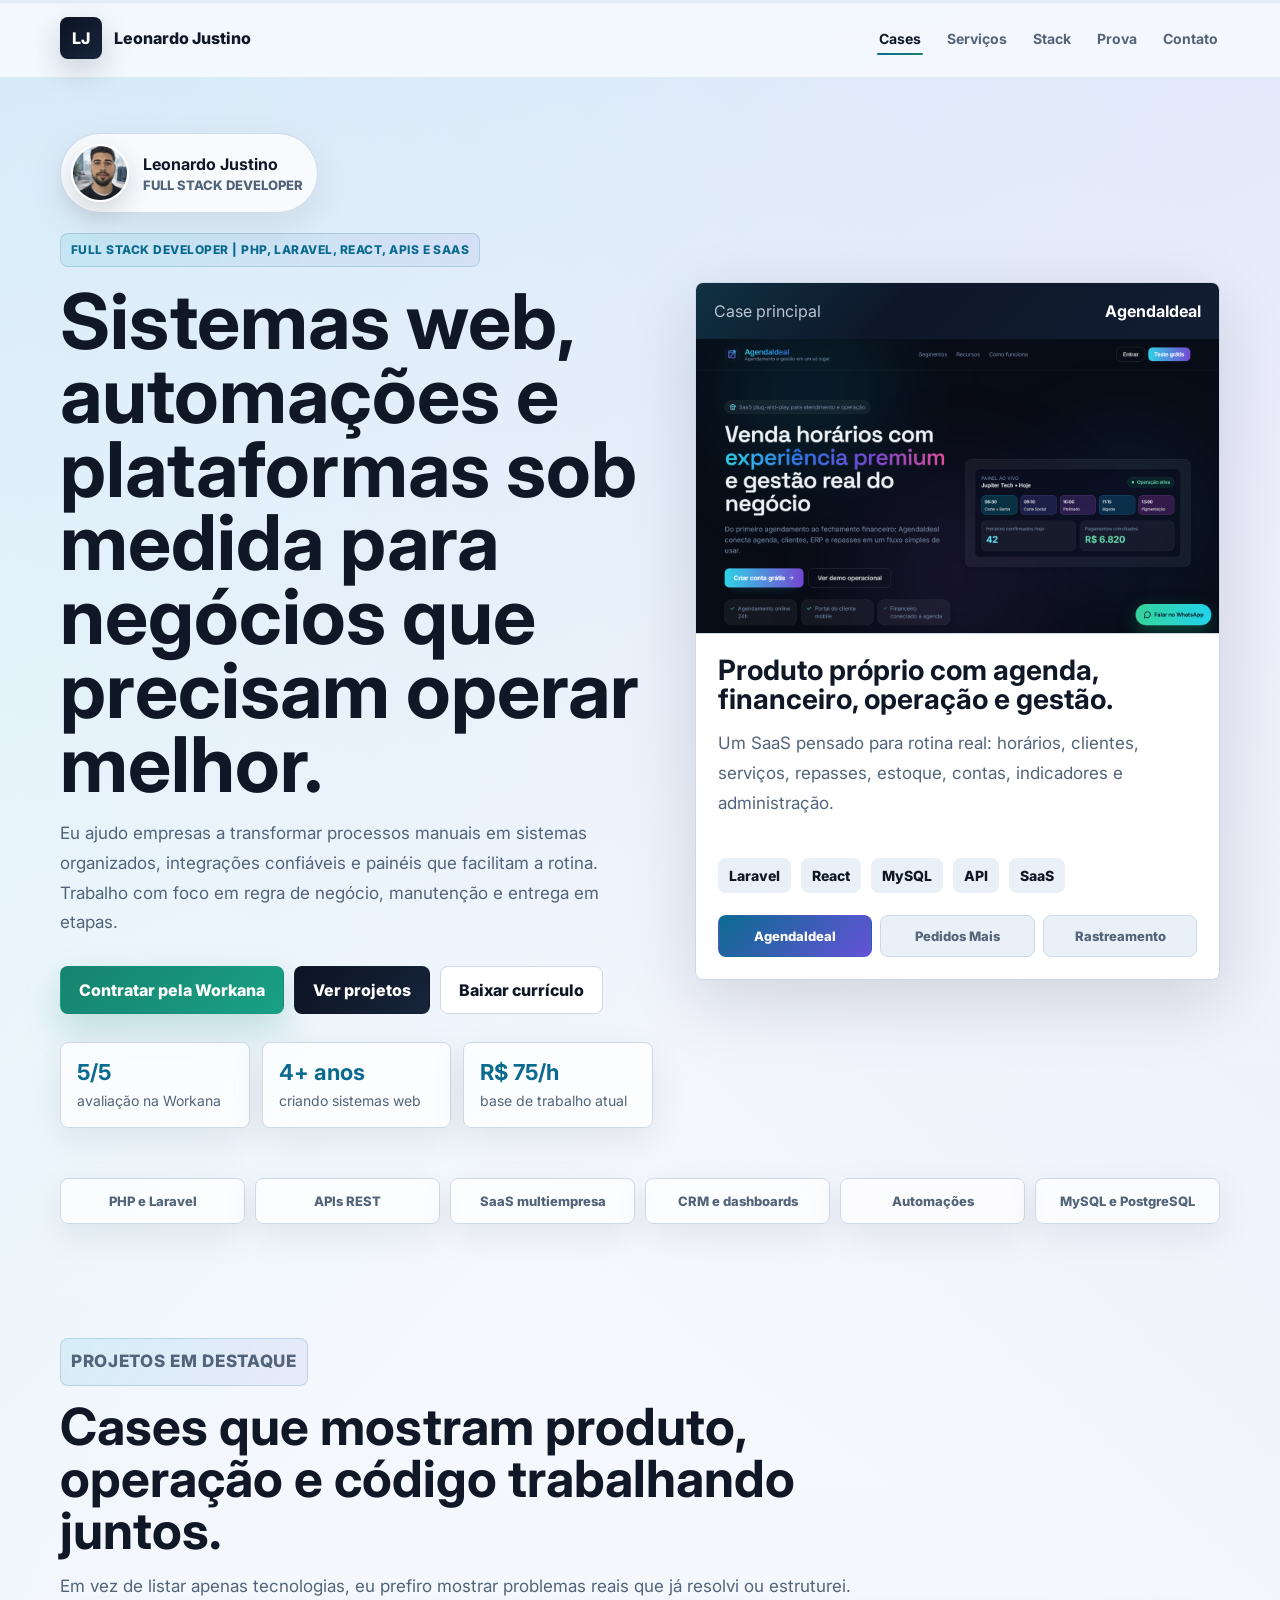
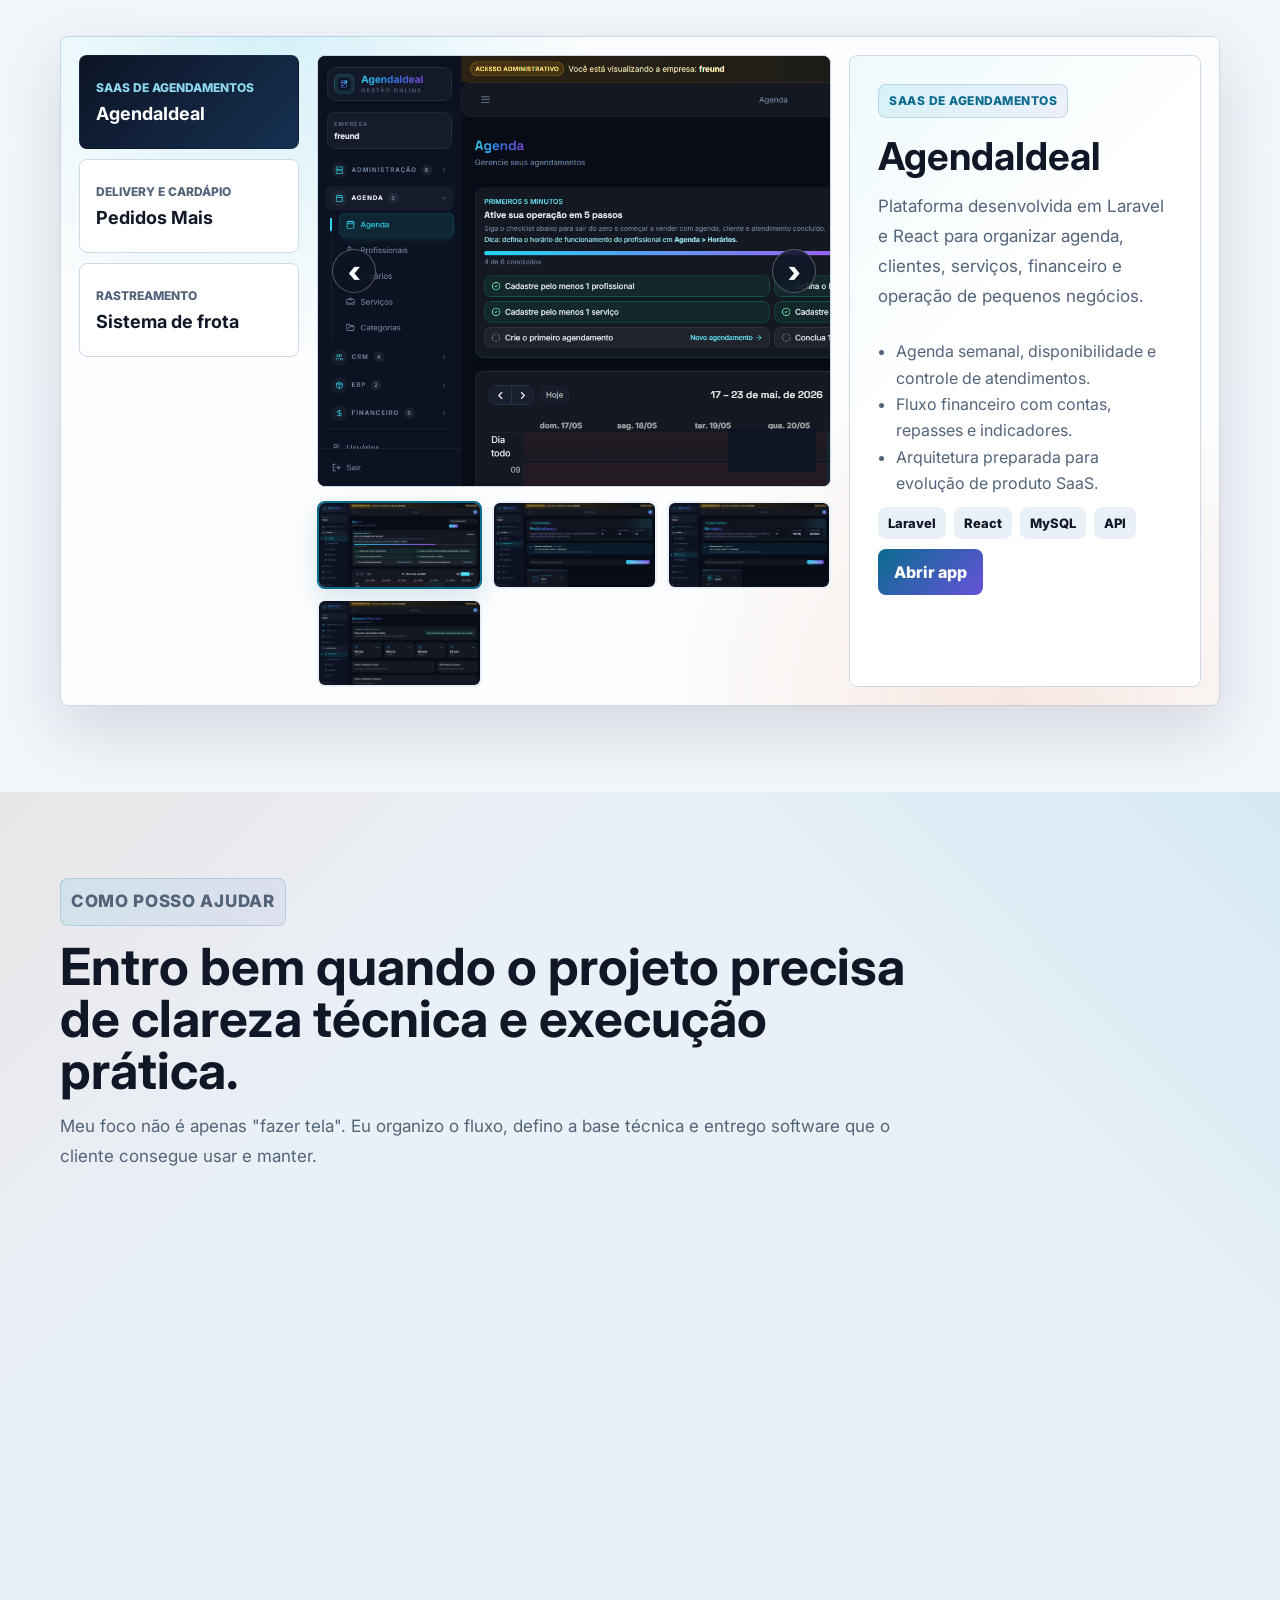
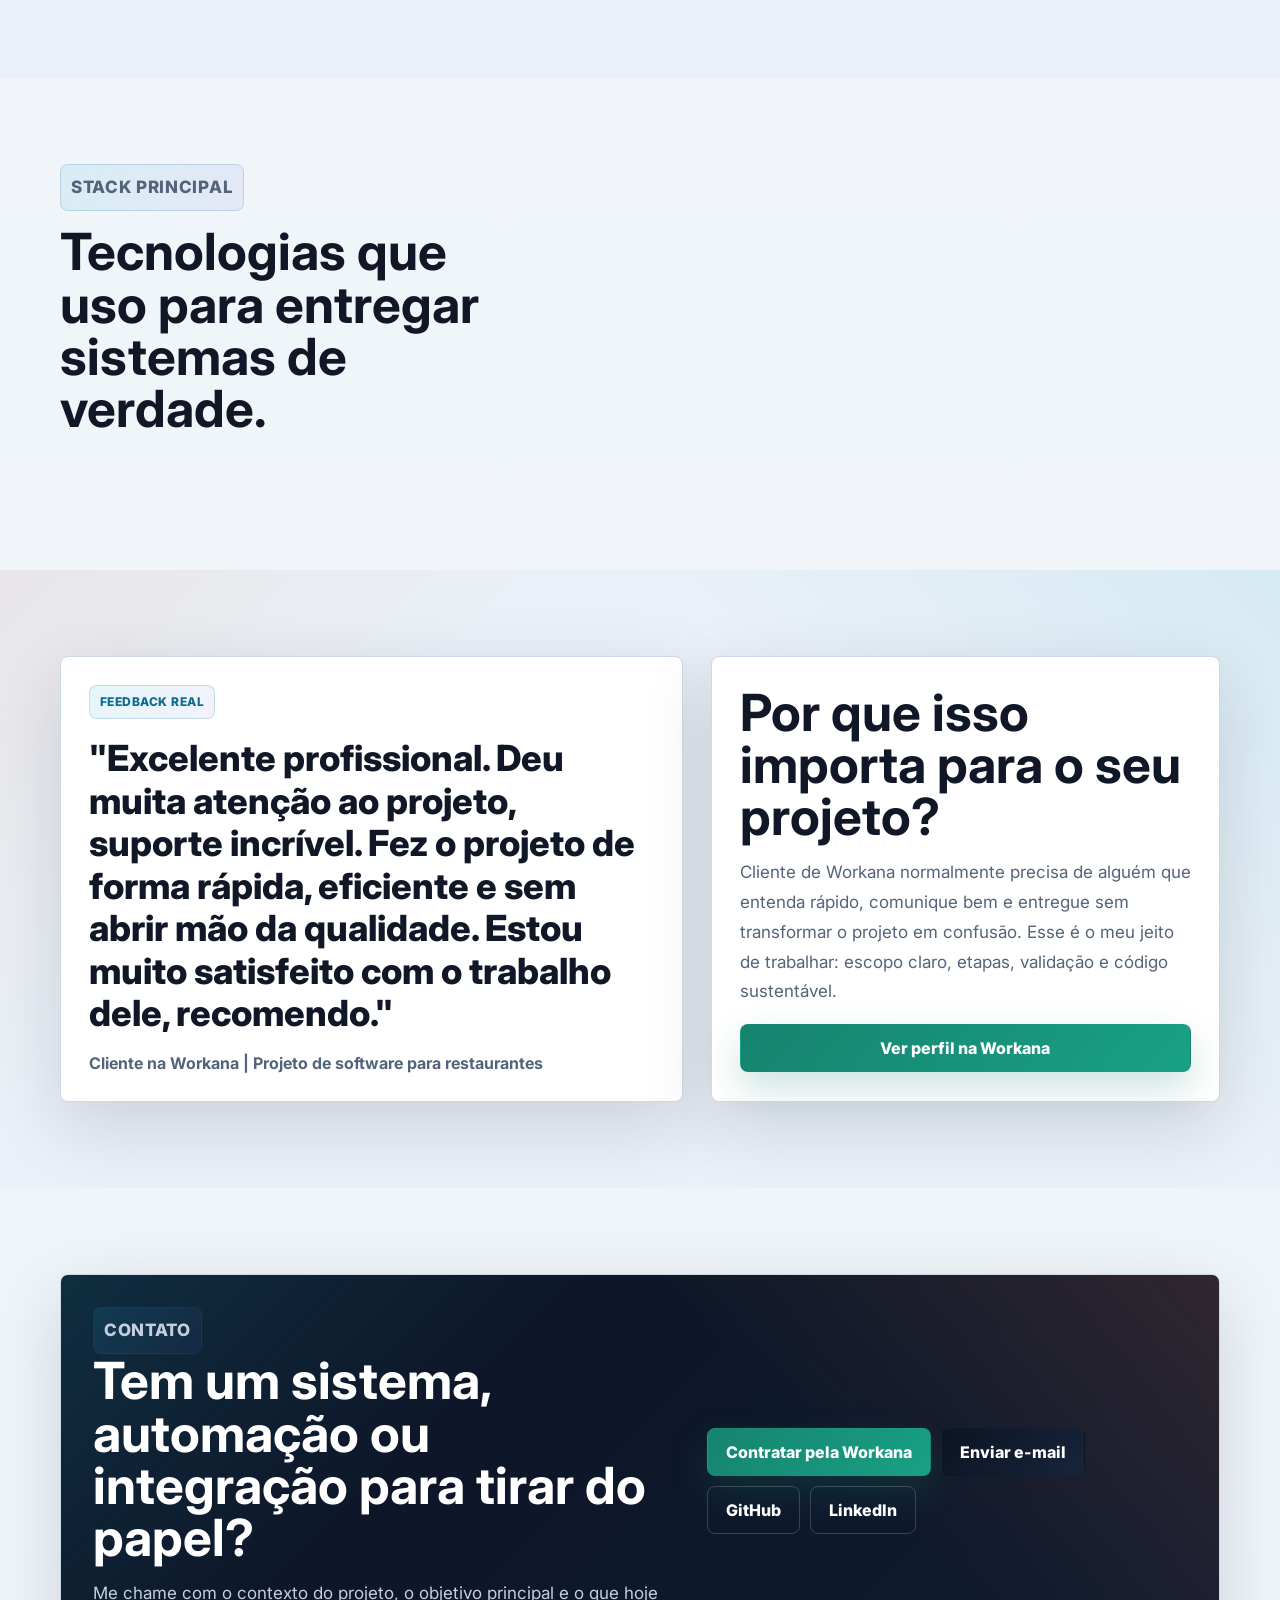
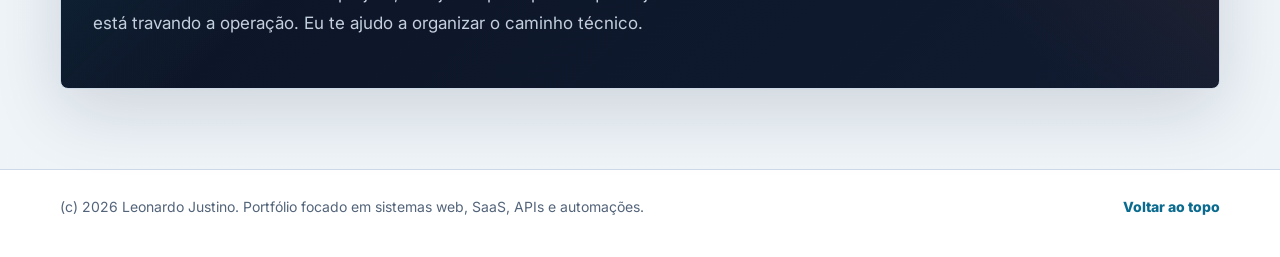
<file: index.html>
<!DOCTYPE html>
<html lang="pt-BR">
<head>
  <meta charset="UTF-8">
  <meta name="viewport" content="width=device-width, initial-scale=1.0">
  <meta name="description" content="Leonardo Justino, desenvolvedor full stack especializado em PHP, Laravel, APIs, SaaS, automações e sistemas web para operações reais.">
  <meta name="author" content="Leonardo Justino">
  <meta name="robots" content="index, follow">
  <meta name="keywords" content="Leonardo Justino, PHP, Laravel, SaaS, APIs REST, automação, sistemas web, Workana, desenvolvedor full stack">
  <meta property="og:locale" content="pt_BR">
  <meta property="og:site_name" content="Leonardo Justino | Portfólio">
  <meta property="og:title" content="Leonardo Justino | Full Stack Developer PHP, Laravel, SaaS e APIs">
  <meta property="og:description" content="Portfólio com cases de SaaS, automações, APIs, CRM, agenda, delivery e sistemas sob medida para uso real.">
  <meta property="og:type" content="website">
  <meta property="og:url" content="https://leonardofelps.github.io/portfolio-leonardo/">
  <meta property="og:image" content="https://leonardofelps.github.io/portfolio-leonardo/assets/img/workana/agendaideal/hero-cover.png">
  <meta name="twitter:card" content="summary_large_image">
  <meta name="twitter:title" content="Leonardo Justino | Full Stack Developer">
  <meta name="twitter:description" content="PHP, Laravel, APIs, SaaS, automações e sistemas web para operações reais.">
  <meta name="twitter:image" content="https://leonardofelps.github.io/portfolio-leonardo/assets/img/workana/agendaideal/hero-cover.png">
  <link rel="canonical" href="https://leonardofelps.github.io/portfolio-leonardo/">
  <link rel="manifest" href="manifest.json?v=20260521-lightbox">
  <link rel="preconnect" href="https://fonts.googleapis.com">
  <link rel="preconnect" href="https://fonts.gstatic.com" crossorigin>
  <link href="https://fonts.googleapis.com/css2?family=Inter:wght@400;500;600;700;800&display=swap" rel="stylesheet">
  <link rel="stylesheet" href="assets/css/style.css?v=20260521-scroll-ux">
  <script>document.documentElement.classList.add("js");</script>
  <script async src="https://www.googletagmanager.com/gtag/js?id=G-X79FV29D6D"></script>
  <script>
    window.dataLayer = window.dataLayer || [];
    function gtag() { dataLayer.push(arguments); }
    gtag("js", new Date());
    gtag("config", "G-X79FV29D6D");
  </script>
  <script type="application/ld+json">
    {
      "@context": "https://schema.org",
      "@type": "Person",
      "name": "Leonardo Justino",
      "url": "https://leonardofelps.github.io/portfolio-leonardo/",
      "jobTitle": "Desenvolvedor Full Stack",
      "email": "mailto:leofevieira98@gmail.com",
      "sameAs": [
        "https://github.com/LeonardoFelps",
        "https://www.linkedin.com/in/leonardojustino",
        "https://www.workana.com/freelancer/46321a66b0c4beeb9580aecaa3323ba8"
      ],
      "knowsAbout": ["PHP", "Laravel", "React", "JavaScript", "APIs REST", "SaaS", "MySQL", "PostgreSQL", "Automação", "CRM", "Sistemas web"]
    }
  </script>
  <title>Leonardo Justino | PHP, Laravel, SaaS, APIs e Automações</title>
</head>
<body>
  <div class="scroll-progress" aria-hidden="true">
    <span id="scroll-progress-bar"></span>
  </div>
  <header class="site-header" id="site-header">
    <div class="container nav-wrap">
      <a class="brand" href="#inicio" aria-label="Ir para o início">
        <span class="brand-mark">LJ</span>
        <span>Leonardo Justino</span>
      </a>
      <button class="menu-toggle" id="menu-toggle" aria-expanded="false" aria-controls="site-menu" aria-label="Abrir menu">
        <span></span><span></span><span></span>
      </button>
      <nav class="site-nav" id="site-menu">
        <a href="#cases">Cases</a>
        <a href="#servicos">Serviços</a>
        <a href="#stack">Stack</a>
        <a href="#prova">Prova</a>
        <a href="#contato">Contato</a>
      </nav>
    </div>
  </header>

  <main>
    <section class="hero" id="inicio">
      <div class="container hero-grid">
        <div class="hero-copy reveal">
          <div class="profile-intro">
            <img src="assets/img/profile/leonardo-profile.png" alt="Foto de perfil de Leonardo Justino">
            <div>
              <strong>Leonardo Justino</strong>
              <span>Full Stack Developer</span>
            </div>
          </div>
          <p class="eyebrow">Full Stack Developer | PHP, Laravel, React, APIs e SaaS</p>
          <h1>Sistemas web, automações e plataformas sob medida para negócios que precisam operar melhor.</h1>
          <p class="hero-text">
            Eu ajudo empresas a transformar processos manuais em sistemas organizados, integrações confiáveis e painéis que facilitam a rotina. Trabalho com foco em regra de negócio, manutenção e entrega em etapas.
          </p>
          <div class="hero-actions">
            <a class="button button-primary" href="https://www.workana.com/freelancer/46321a66b0c4beeb9580aecaa3323ba8" target="_blank" rel="noreferrer">Contratar pela Workana</a>
            <a class="button button-secondary" href="#cases">Ver projetos</a>
            <a class="button button-ghost" href="assets/files/Curriculo_Leonardo_Justino.pdf" download="Curriculo_Leonardo_Justino.pdf">Baixar currículo</a>
          </div>
          <div class="metric-row">
            <article><strong>5/5</strong><span>avaliação na Workana</span></article>
            <article><strong>4+ anos</strong><span>criando sistemas web</span></article>
            <article><strong>R$ 75/h</strong><span>base de trabalho atual</span></article>
          </div>
        </div>

        <aside class="hero-panel reveal" data-delay="100" aria-label="Resumo profissional">
          <div class="panel-top">
            <span id="spotlight-kicker">Case principal</span>
            <strong id="spotlight-name">AgendaIdeal</strong>
          </div>
          <div class="panel-shot">
            <img id="spotlight-image" src="assets/img/workana/agendaideal/hero-cover.png" alt="Tela principal do AgendaIdeal">
          </div>
          <div class="panel-body">
            <h2 id="spotlight-title">Produto próprio com agenda, financeiro, operação e gestão.</h2>
            <p id="spotlight-text">Um SaaS pensado para rotina real: horários, clientes, serviços, repasses, estoque, contas, indicadores e administração.</p>
          </div>
          <div class="tag-list" id="spotlight-tags">
            <span>Laravel</span><span>React</span><span>MySQL</span><span>API</span><span>SaaS</span>
          </div>
          <div class="case-tabs" aria-label="Alternar case em destaque">
            <button class="case-tab is-active" type="button" data-case="agenda">AgendaIdeal</button>
            <button class="case-tab" type="button" data-case="delivery">Pedidos Mais</button>
            <button class="case-tab" type="button" data-case="tracking">Rastreamento</button>
          </div>
        </aside>
      </div>
    </section>

    <section class="proof-strip">
      <div class="container strip-grid reveal">
        <span>PHP e Laravel</span>
        <span>APIs REST</span>
        <span>SaaS multiempresa</span>
        <span>CRM e dashboards</span>
        <span>Automações</span>
        <span>MySQL e PostgreSQL</span>
      </div>
    </section>

    <section class="section" id="cases">
      <div class="container">
        <div class="section-head reveal">
          <p class="eyebrow">Projetos em destaque</p>
          <h2>Cases que mostram produto, operação e código trabalhando juntos.</h2>
          <p>Em vez de listar apenas tecnologias, eu prefiro mostrar problemas reais que já resolvi ou estruturei.</p>
        </div>

        <div class="project-gallery reveal">
          <div class="gallery-nav" aria-label="Selecionar projeto da galeria">
            <button class="gallery-project is-active" type="button" data-gallery-project="agenda">
              <span>SaaS de agendamentos</span>
              <strong>AgendaIdeal</strong>
            </button>
            <button class="gallery-project" type="button" data-gallery-project="delivery">
              <span>Delivery e cardápio</span>
              <strong>Pedidos Mais</strong>
            </button>
            <button class="gallery-project" type="button" data-gallery-project="tracking">
              <span>Rastreamento</span>
              <strong>Sistema de frota</strong>
            </button>
          </div>

          <div class="gallery-stage">
            <div class="gallery-image-wrap">
              <button class="gallery-arrow gallery-arrow-prev" type="button" data-gallery-direction="-1" aria-label="Imagem anterior">‹</button>
              <img id="gallery-image" src="assets/img/workana/agendaideal/live-freund/01-agenda.png" alt="Tela de agenda operacional do AgendaIdeal">
              <button class="gallery-arrow gallery-arrow-next" type="button" data-gallery-direction="1" aria-label="Próxima imagem">›</button>
              <button class="gallery-expand" type="button" id="gallery-expand" aria-label="Expandir imagem do projeto">Expandir</button>
            </div>
            <div class="gallery-thumbs" id="gallery-thumbs" aria-label="Selecionar imagem do projeto">
              <button class="gallery-thumb is-active" type="button" data-gallery-index="0">
                <img src="assets/img/workana/agendaideal/live-freund/01-agenda.png" alt="Miniatura da agenda operacional do AgendaIdeal">
              </button>
              <button class="gallery-thumb" type="button" data-gallery-index="1">
                <img src="assets/img/workana/agendaideal/live-freund/02-profissionais.png" alt="Miniatura da tela de profissionais do AgendaIdeal">
              </button>
              <button class="gallery-thumb" type="button" data-gallery-index="2">
                <img src="assets/img/workana/agendaideal/live-freund/03-servicos.png" alt="Miniatura da tela de serviços do AgendaIdeal">
              </button>
            </div>
          </div>

          <aside class="gallery-info">
            <span class="case-label" id="gallery-label">SaaS de agendamentos</span>
            <h3 id="gallery-title">AgendaIdeal</h3>
            <p id="gallery-text">Plataforma desenvolvida em Laravel e React para organizar agenda, clientes, serviços, financeiro e operação de pequenos negócios.</p>
            <ul id="gallery-points">
              <li>Agenda semanal, disponibilidade e controle de atendimentos.</li>
              <li>Fluxo financeiro com contas, repasses e indicadores.</li>
              <li>Arquitetura preparada para evolução de produto SaaS.</li>
            </ul>
            <div class="gallery-stack" id="gallery-stack">
              <span>Laravel</span><span>React</span><span>MySQL</span><span>API</span>
            </div>
            <a class="gallery-link" id="gallery-link" href="https://app.agendaideal.com.br" target="_blank" rel="noreferrer">Abrir app</a>
          </aside>
        </div>
      </div>
    </section>

    <section class="section section-muted" id="servicos">
      <div class="container service-layout">
        <div class="section-head reveal">
          <p class="eyebrow">Como posso ajudar</p>
          <h2>Entro bem quando o projeto precisa de clareza técnica e execução prática.</h2>
          <p>Meu foco não é apenas "fazer tela". Eu organizo o fluxo, defino a base técnica e entrego software que o cliente consegue usar e manter.</p>
        </div>

        <div class="service-grid">
          <article class="service-card reveal">
            <strong>01</strong>
            <h3>Sistemas web sob medida</h3>
            <p>CRMs, painéis administrativos, sistemas internos, módulos financeiros e fluxos com regras de negócio específicas.</p>
          </article>
          <article class="service-card reveal" data-delay="80">
            <strong>02</strong>
            <h3>APIs e integrações</h3>
            <p>Integração entre plataformas, webhooks, ERPs, meios de pagamento, automações e sincronização de dados.</p>
          </article>
          <article class="service-card reveal" data-delay="160">
            <strong>03</strong>
            <h3>SaaS e produtos digitais</h3>
            <p>Estrutura multiempresa, planos, permissões, rotinas operacionais, dashboards e base pronta para evoluir.</p>
          </article>
          <article class="service-card reveal" data-delay="240">
            <strong>04</strong>
            <h3>Refatoração e evolução</h3>
            <p>Melhoria de sistemas existentes, organização de código, ajustes de performance, novas telas e manutenção técnica.</p>
          </article>
        </div>
      </div>
    </section>

    <section class="section" id="stack">
      <div class="container stack-grid">
        <div class="section-head reveal">
          <p class="eyebrow">Stack principal</p>
          <h2>Tecnologias que uso para entregar sistemas de verdade.</h2>
        </div>
        <div class="stack-cloud reveal" data-delay="100">
          <span>PHP</span><span>Laravel</span><span>React.js</span><span>JavaScript</span><span>TypeScript</span><span>MySQL</span><span>PostgreSQL</span><span>SQL</span><span>APIs REST</span><span>Webhooks</span><span>Asaas</span><span>CRM</span><span>SaaS</span><span>Automação</span><span>Python</span><span>Git</span>
        </div>
      </div>
    </section>

    <section class="section section-muted" id="prova">
      <div class="container proof-grid">
        <div class="testimonial reveal">
          <p class="eyebrow">Feedback real</p>
          <blockquote>
            "Excelente profissional. Deu muita atenção ao projeto, suporte incrível. Fez o projeto de forma rápida, eficiente e sem abrir mão da qualidade. Estou muito satisfeito com o trabalho dele, recomendo."
          </blockquote>
          <span>Cliente na Workana | Projeto de software para restaurantes</span>
        </div>
        <div class="profile-card reveal" data-delay="120">
          <h2>Por que isso importa para o seu projeto?</h2>
          <p>Cliente de Workana normalmente precisa de alguém que entenda rápido, comunique bem e entregue sem transformar o projeto em confusão. Esse é o meu jeito de trabalhar: escopo claro, etapas, validação e código sustentável.</p>
          <a class="button button-primary" href="https://www.workana.com/freelancer/46321a66b0c4beeb9580aecaa3323ba8" target="_blank" rel="noreferrer">Ver perfil na Workana</a>
        </div>
      </div>
    </section>

    <section class="section contact" id="contato">
      <div class="container contact-box reveal">
        <div>
          <p class="eyebrow">Contato</p>
          <h2>Tem um sistema, automação ou integração para tirar do papel?</h2>
          <p>Me chame com o contexto do projeto, o objetivo principal e o que hoje está travando a operação. Eu te ajudo a organizar o caminho técnico.</p>
        </div>
        <div class="contact-actions">
          <a class="button button-primary" href="https://www.workana.com/freelancer/46321a66b0c4beeb9580aecaa3323ba8" target="_blank" rel="noreferrer">Contratar pela Workana</a>
          <a class="button button-secondary" href="mailto:leofevieira98@gmail.com">Enviar e-mail</a>
          <a class="button button-ghost" href="https://github.com/LeonardoFelps" target="_blank" rel="noreferrer">GitHub</a>
          <a class="button button-ghost" href="https://www.linkedin.com/in/leonardojustino" target="_blank" rel="noreferrer">LinkedIn</a>
        </div>
      </div>
    </section>
  </main>

  <div class="image-lightbox" id="image-lightbox" aria-hidden="true">
    <button class="lightbox-backdrop" type="button" data-lightbox-close aria-label="Fechar imagem expandida"></button>
    <div class="lightbox-dialog" role="dialog" aria-modal="true" aria-label="Imagem expandida do projeto">
      <div class="lightbox-top">
        <strong id="lightbox-title">Imagem do projeto</strong>
        <button type="button" class="lightbox-close" data-lightbox-close aria-label="Fechar">Fechar</button>
      </div>
      <div class="lightbox-image-wrap">
        <button class="lightbox-arrow lightbox-arrow-prev" type="button" data-lightbox-direction="-1" aria-label="Imagem anterior">‹</button>
        <img id="lightbox-image" src="assets/img/workana/agendaideal/live-freund/01-agenda.png" alt="Tela de agenda operacional do AgendaIdeal">
        <button class="lightbox-arrow lightbox-arrow-next" type="button" data-lightbox-direction="1" aria-label="Próxima imagem">›</button>
      </div>
    </div>
  </div>

  <footer class="site-footer">
    <div class="container footer-wrap">
      <p>(c) <span id="year"></span> Leonardo Justino. Portfólio focado em sistemas web, SaaS, APIs e automações.</p>
      <a href="#inicio">Voltar ao topo</a>
    </div>
  </footer>

  <script src="assets/js/main.js?v=20260521-scroll-ux"></script>
</body>
</html>
</file>
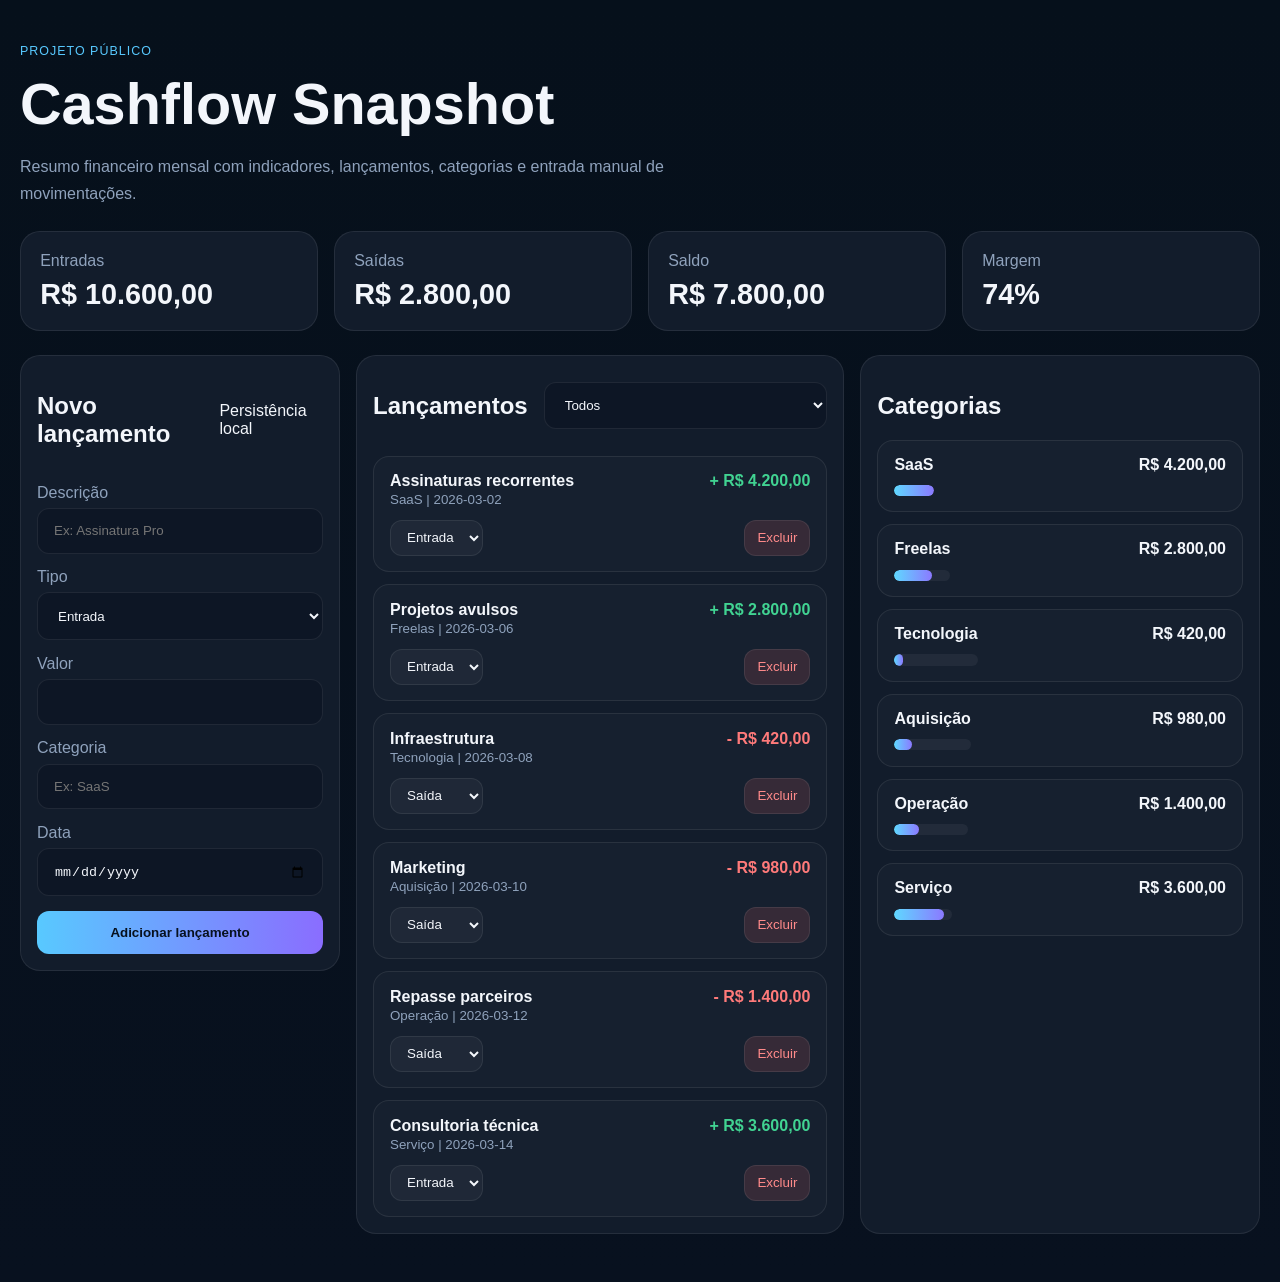
<file: starter-projects/cashflow-snapshot/index.html>
﻿<!DOCTYPE html>
<html lang="pt-BR">
<head>
  <meta charset="UTF-8">
  <meta name="viewport" content="width=device-width, initial-scale=1.0">
  <title>Cashflow Snapshot</title>
  <link rel="stylesheet" href="styles.css">
</head>
<body>
  <main class="page">
    <header class="hero">
      <p class="eyebrow">PROJETO PÚBLICO</p>
      <h1>Cashflow Snapshot</h1>
      <p class="lead">Resumo financeiro mensal com indicadores, lançamentos, categorias e entrada manual de movimentações.</p>
    </header>

    <section class="stats">
      <article><span>Entradas</span><strong id="income">R$ 0,00</strong></article>
      <article><span>Saídas</span><strong id="outcome">R$ 0,00</strong></article>
      <article><span>Saldo</span><strong id="balance">R$ 0,00</strong></article>
      <article><span>Margem</span><strong id="margin">0%</strong></article>
    </section>

    <section class="workspace">
      <aside class="panel side-panel">
        <div class="panel-head">
          <h2>Novo lançamento</h2>
          <span>Persistência local</span>
        </div>

        <form id="entry-form" class="entry-form">
          <label>
            <span>Descrição</span>
            <input name="label" type="text" placeholder="Ex: Assinatura Pro" required>
          </label>
          <label>
            <span>Tipo</span>
            <select name="type">
              <option value="income">Entrada</option>
              <option value="expense">Saída</option>
            </select>
          </label>
          <label>
            <span>Valor</span>
            <input name="value" type="number" min="1" step="0.01" required>
          </label>
          <label>
            <span>Categoria</span>
            <input name="category" type="text" placeholder="Ex: SaaS" required>
          </label>
          <label>
            <span>Data</span>
            <input name="date" type="date" required>
          </label>
          <button class="primary-btn" type="submit">Adicionar lançamento</button>
        </form>
      </aside>

      <section class="content-area">
        <section class="layout">
          <section class="panel">
            <div class="panel-head">
              <h2>Lançamentos</h2>
              <select id="type-filter">
                <option value="all">Todos</option>
                <option value="income">Entradas</option>
                <option value="expense">Saídas</option>
              </select>
            </div>
            <div id="entry-list" class="entry-list"></div>
          </section>

          <aside class="panel">
            <h2>Categorias</h2>
            <div id="category-list" class="category-list"></div>
          </aside>
        </section>
      </section>
    </section>
  </main>
  <script src="main.js"></script>
</body>
</html>
</file>
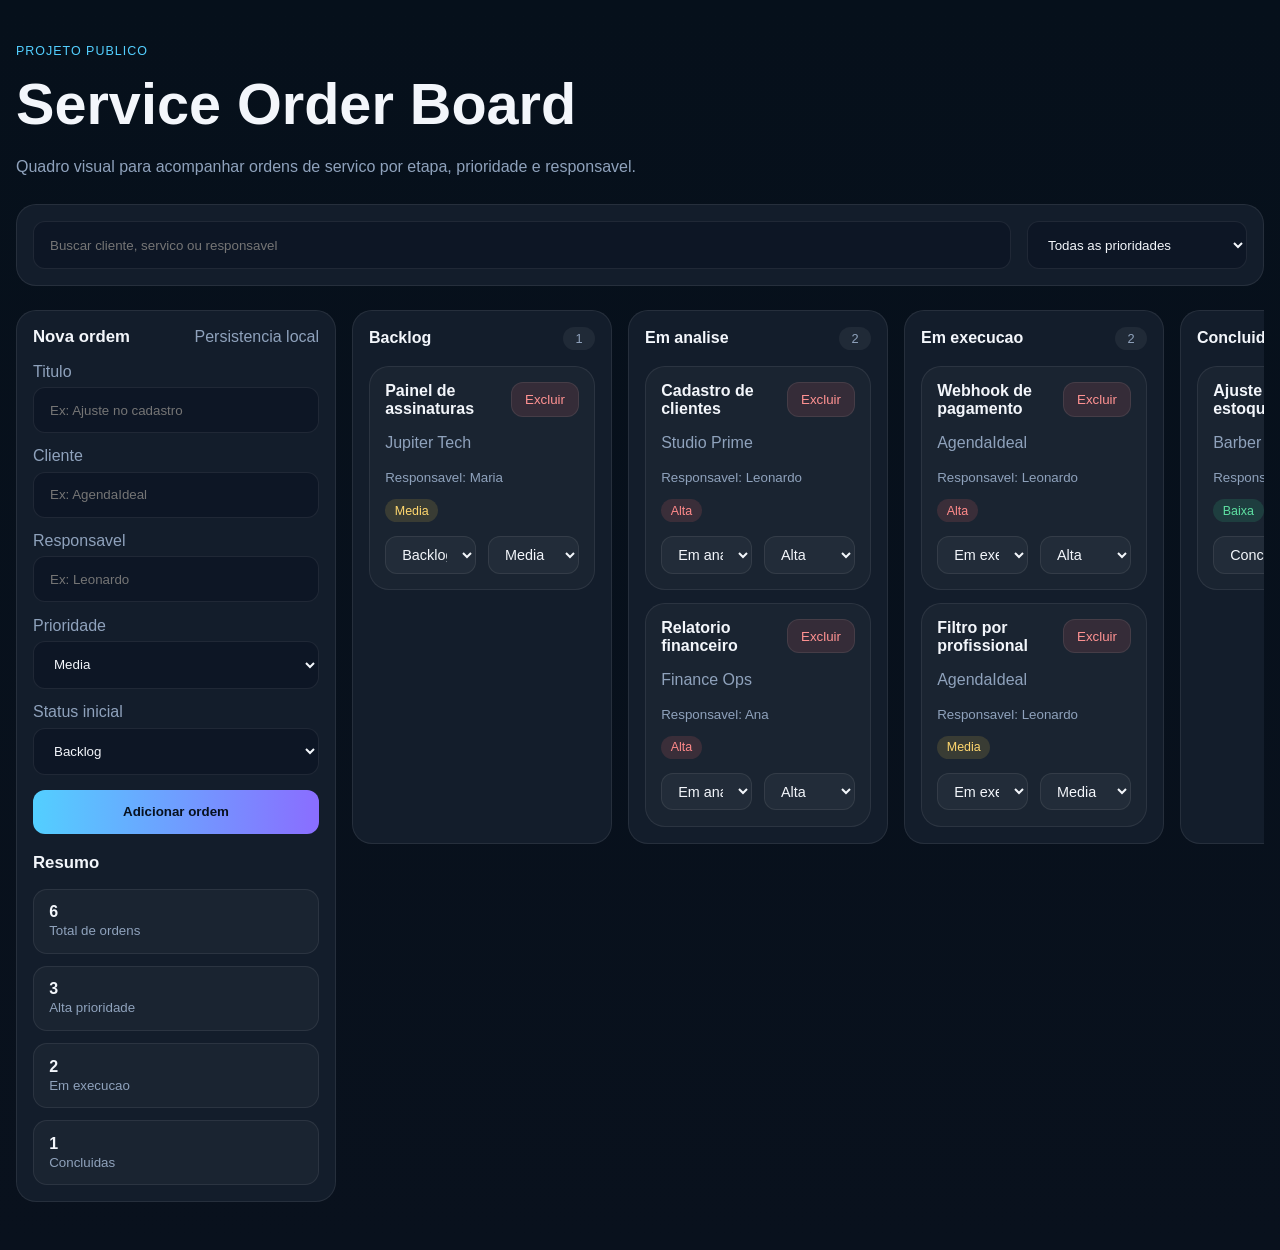
<file: starter-projects/service-order-board/index.html>
<!DOCTYPE html>
<html lang="pt-BR">
<head>
  <meta charset="UTF-8">
  <meta name="viewport" content="width=device-width, initial-scale=1.0">
  <title>Service Order Board</title>
  <link rel="stylesheet" href="styles.css">
</head>
<body>
  <main class="page">
    <header class="hero">
      <p class="eyebrow">Projeto publico</p>
      <h1>Service Order Board</h1>
      <p class="lead">Quadro visual para acompanhar ordens de servico por etapa, prioridade e responsavel.</p>
    </header>

    <section class="toolbar panel">
      <input id="search" type="search" placeholder="Buscar cliente, servico ou responsavel">
      <select id="priority-filter">
        <option value="all">Todas as prioridades</option>
        <option value="Alta">Alta</option>
        <option value="Media">Media</option>
        <option value="Baixa">Baixa</option>
      </select>
    </section>

    <section class="workspace">
      <aside class="panel side-panel">
        <div class="panel-head">
          <h2>Nova ordem</h2>
          <span>Persistencia local</span>
        </div>

        <form id="order-form" class="order-form">
          <label>
            <span>Titulo</span>
            <input name="title" type="text" placeholder="Ex: Ajuste no cadastro" required>
          </label>
          <label>
            <span>Cliente</span>
            <input name="client" type="text" placeholder="Ex: AgendaIdeal" required>
          </label>
          <label>
            <span>Responsavel</span>
            <input name="owner" type="text" placeholder="Ex: Leonardo" required>
          </label>
          <label>
            <span>Prioridade</span>
            <select name="priority">
              <option value="Alta">Alta</option>
              <option value="Media" selected>Media</option>
              <option value="Baixa">Baixa</option>
            </select>
          </label>
          <label>
            <span>Status inicial</span>
            <select name="status">
              <option value="backlog">Backlog</option>
              <option value="analysis">Em analise</option>
              <option value="progress">Em execucao</option>
              <option value="done">Concluido</option>
            </select>
          </label>
          <button class="primary-btn" type="submit">Adicionar ordem</button>
        </form>

        <div class="panel-head compact">
          <h2>Resumo</h2>
        </div>
        <div class="summary" id="summary"></div>
      </aside>

      <section class="board-area">
        <section class="board" id="board"></section>
      </section>
    </section>
  </main>
  <script src="main.js"></script>
</body>
</html>
</file>
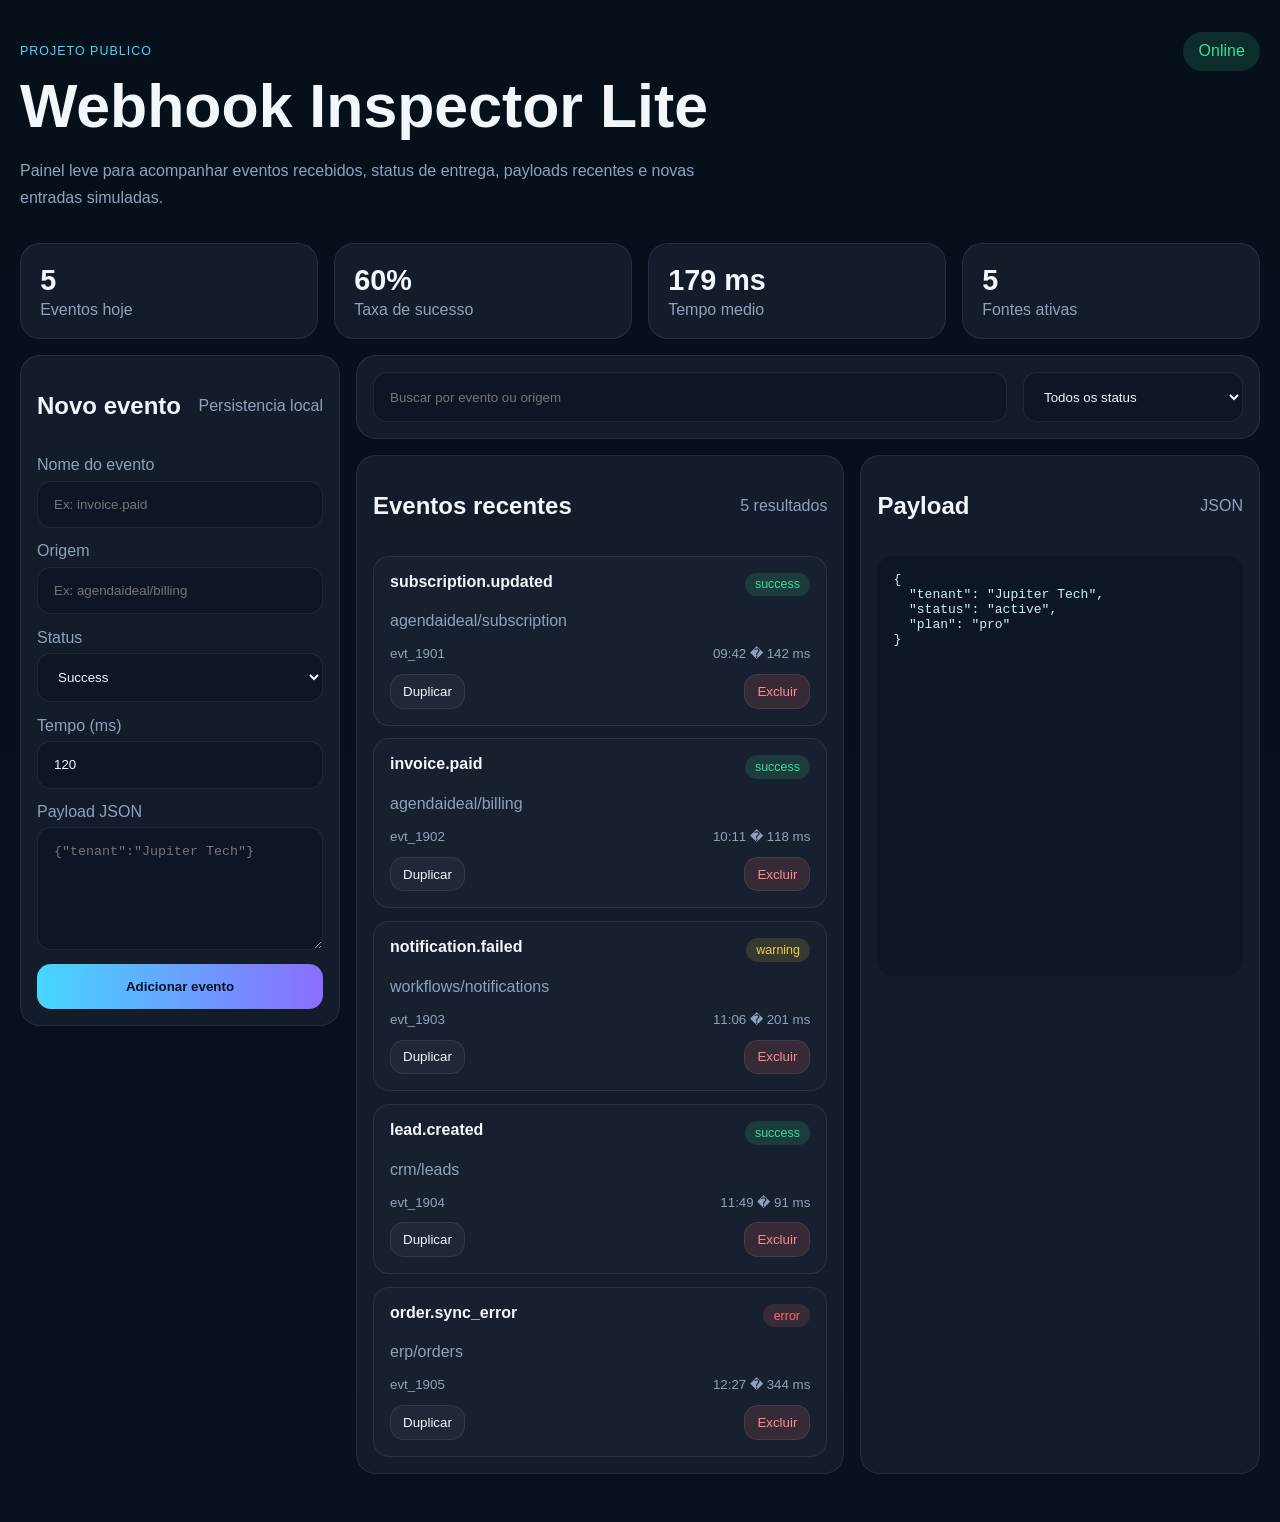
<file: starter-projects/webhook-inspector-lite/index.html>
<!DOCTYPE html>
<html lang="pt-BR">
<head>
  <meta charset="UTF-8">
  <meta name="viewport" content="width=device-width, initial-scale=1.0">
  <title>Webhook Inspector Lite</title>
  <link rel="stylesheet" href="styles.css">
</head>
<body>
  <main class="page">
    <header class="hero">
      <div>
        <p class="eyebrow">Projeto publico</p>
        <h1>Webhook Inspector Lite</h1>
        <p class="lead">Painel leve para acompanhar eventos recebidos, status de entrega, payloads recentes e novas entradas simuladas.</p>
      </div>
      <div class="status-chip">Online</div>
    </header>

    <section class="stats">
      <article><strong id="total-events">0</strong><span>Eventos hoje</span></article>
      <article><strong id="success-rate">0%</strong><span>Taxa de sucesso</span></article>
      <article><strong id="avg-time">0 ms</strong><span>Tempo medio</span></article>
      <article><strong id="active-source">0</strong><span>Fontes ativas</span></article>
    </section>

    <section class="workspace">
      <aside class="panel side-panel">
        <div class="panel-head">
          <h2>Novo evento</h2>
          <span>Persistencia local</span>
        </div>

        <form id="event-form" class="event-form">
          <label>
            <span>Nome do evento</span>
            <input name="name" type="text" placeholder="Ex: invoice.paid" required>
          </label>
          <label>
            <span>Origem</span>
            <input name="source" type="text" placeholder="Ex: agendaideal/billing" required>
          </label>
          <label>
            <span>Status</span>
            <select name="status">
              <option value="success">Success</option>
              <option value="warning">Warning</option>
              <option value="error">Error</option>
            </select>
          </label>
          <label>
            <span>Tempo (ms)</span>
            <input name="duration" type="number" min="1" value="120" required>
          </label>
          <label>
            <span>Payload JSON</span>
            <textarea name="payload" rows="6" placeholder='{"tenant":"Jupiter Tech"}' required></textarea>
          </label>
          <button class="primary-btn" type="submit">Adicionar evento</button>
        </form>
      </aside>

      <section class="content-area">
        <section class="panel controls">
          <input id="search" type="search" placeholder="Buscar por evento ou origem">
          <select id="status-filter">
            <option value="all">Todos os status</option>
            <option value="success">Success</option>
            <option value="warning">Warning</option>
            <option value="error">Error</option>
          </select>
        </section>

        <section class="layout">
          <section class="panel">
            <div class="panel-head">
              <h2>Eventos recentes</h2>
              <span id="results-count">0 resultados</span>
            </div>
            <div id="event-list" class="event-list"></div>
          </section>

          <aside class="panel detail-panel">
            <div class="panel-head">
              <h2>Payload</h2>
              <span>JSON</span>
            </div>
            <pre id="payload-view">{}</pre>
          </aside>
        </section>
      </section>
    </section>
  </main>
  <script src="main.js"></script>
</body>
</html>
</file>
<file: assets/css/style.css>
:root {
  --bg: #f3f6fb;
  --surface: #ffffff;
  --surface-2: #eaf0f7;
  --ink: #101827;
  --muted: #53647a;
  --soft: #d7e1ec;
  --line: #cdd9e7;
  --brand: #0b6b8f;
  --brand-2: #16836f;
  --accent: #d86d35;
  --violet: #6652d9;
  --cyan: #23b6d7;
  --dark: #0c1424;
  --shadow: 0 22px 70px rgba(16, 24, 39, 0.14);
  --shadow-soft: 0 12px 36px rgba(16, 24, 39, 0.08);
  --radius: 8px;
  --container: 1160px;
  --scroll-progress: 0;
  --scroll-glow: 18%;
  --scroll-glow-alt: 82%;
}

* {
  box-sizing: border-box;
}

html {
  scroll-behavior: smooth;
  scroll-padding-top: 96px;
}

body {
  margin: 0;
  font-family: Inter, Arial, sans-serif;
  color: var(--ink);
  background:
    linear-gradient(135deg, rgba(35, 182, 215, 0.13) 0%, transparent 28%),
    linear-gradient(215deg, rgba(102, 82, 217, 0.1) 0%, transparent 30%),
    linear-gradient(180deg, #f8fbff 0%, var(--bg) 42%, #eef4f8 100%);
  overflow-x: hidden;
}

.scroll-progress {
  position: fixed;
  top: 0;
  left: 0;
  right: 0;
  z-index: 90;
  height: 3px;
  background: rgba(205, 217, 231, 0.42);
  pointer-events: none;
}

.scroll-progress span {
  display: block;
  width: 100%;
  height: 100%;
  transform: scaleX(var(--scroll-progress));
  transform-origin: left center;
  background: linear-gradient(90deg, var(--brand), var(--brand-2), var(--accent));
  box-shadow: 0 0 22px rgba(35, 182, 215, 0.48);
}

img {
  display: block;
  max-width: 100%;
}

a {
  color: inherit;
  text-decoration: none;
}

a:focus-visible,
button:focus-visible {
  outline: 3px solid rgba(31, 138, 112, 0.35);
  outline-offset: 3px;
}

.container {
  width: min(calc(100% - 32px), var(--container));
  margin: 0 auto;
}

.site-header {
  position: sticky;
  top: 0;
  z-index: 20;
  background: rgba(248, 251, 255, 0.82);
  backdrop-filter: blur(18px);
  border-bottom: 1px solid transparent;
}

.site-header.is-scrolled {
  border-color: var(--line);
  box-shadow: 0 10px 30px rgba(23, 32, 47, 0.06);
}

.nav-wrap {
  display: flex;
  align-items: center;
  justify-content: space-between;
  gap: 24px;
  min-height: 76px;
}

.brand {
  display: inline-flex;
  align-items: center;
  gap: 12px;
  font-weight: 800;
}

.brand-mark {
  display: inline-grid;
  place-items: center;
  width: 42px;
  height: 42px;
  border-radius: var(--radius);
  background: linear-gradient(135deg, var(--dark), #17243a);
  color: #fff;
  box-shadow: 0 12px 30px rgba(12, 20, 36, 0.18);
}

.site-nav {
  display: flex;
  align-items: center;
  gap: 22px;
  color: var(--muted);
  font-size: 14px;
  font-weight: 700;
}

.site-nav a:hover {
  color: var(--ink);
}

.site-nav a {
  position: relative;
  display: inline-flex;
  align-items: center;
  min-height: 34px;
  padding: 0 2px;
  transition: color 0.2s ease;
}

.site-nav a::after {
  content: "";
  position: absolute;
  left: 0;
  right: 0;
  bottom: 0;
  height: 2px;
  border-radius: 999px;
  transform: scaleX(0);
  transform-origin: left center;
  background: linear-gradient(90deg, var(--brand), var(--brand-2));
  transition: transform 0.22s ease;
}

.site-nav a.is-active {
  color: var(--ink);
}

.site-nav a.is-active::after {
  transform: scaleX(1);
}

.menu-toggle {
  display: none;
  width: 44px;
  height: 44px;
  border: 1px solid var(--line);
  border-radius: var(--radius);
  background: var(--surface);
  padding: 10px;
}

.menu-toggle span {
  display: block;
  height: 2px;
  margin: 5px 0;
  background: var(--ink);
}

.hero {
  padding: 56px 0 34px;
}

.hero-copy,
.hero-panel {
  will-change: transform;
}

.hero-grid {
  display: grid;
  grid-template-columns: minmax(0, 1.06fr) minmax(340px, 0.94fr);
  align-items: center;
  gap: 42px;
}

.profile-intro {
  display: inline-flex;
  align-items: center;
  gap: 14px;
  margin-bottom: 20px;
  padding: 10px 14px 10px 10px;
  border: 1px solid rgba(205, 217, 231, 0.9);
  border-radius: 999px;
  background: rgba(255, 255, 255, 0.78);
  box-shadow: var(--shadow-soft);
  backdrop-filter: blur(14px);
}

.profile-intro img {
  width: 58px;
  height: 58px;
  border-radius: 999px;
  object-fit: cover;
  object-position: center 28%;
  border: 2px solid #fff;
  box-shadow: 0 10px 24px rgba(16, 24, 39, 0.16);
}

.profile-intro strong,
.profile-intro span {
  display: block;
}

.profile-intro strong {
  font-size: 16px;
}

.profile-intro span {
  margin-top: 3px;
  color: var(--muted);
  font-size: 13px;
  font-weight: 800;
  text-transform: uppercase;
}

.eyebrow,
.case-label {
  display: inline-flex;
  max-width: 100%;
  width: fit-content;
  margin: 0;
  padding: 8px 10px;
  border-radius: var(--radius);
  border: 1px solid rgba(11, 107, 143, 0.18);
  background: linear-gradient(135deg, rgba(35, 182, 215, 0.12), rgba(102, 82, 217, 0.08));
  color: var(--brand);
  font-size: 12px;
  font-weight: 800;
  text-transform: uppercase;
  letter-spacing: 0.04em;
  line-height: 1.35;
  white-space: normal;
}

h1,
h2,
h3,
p {
  margin-top: 0;
}

h1 {
  max-width: 900px;
  margin: 18px 0;
  font-size: clamp(40px, 6vw, 78px);
  line-height: 0.96;
  letter-spacing: 0;
}

h2 {
  margin-bottom: 16px;
  font-size: clamp(30px, 4vw, 52px);
  line-height: 1.02;
  letter-spacing: 0;
}

h3 {
  font-size: 24px;
  line-height: 1.15;
}

.hero-text,
.section-head p,
.gallery-info p,
.service-card p,
.profile-card p,
.contact-box p,
.panel-body p {
  color: var(--muted);
  font-size: 17px;
  line-height: 1.75;
}

.hero-actions,
.contact-actions,
.tag-list,
.stack-cloud {
  display: flex;
  flex-wrap: wrap;
  gap: 10px;
}

.hero-actions {
  margin: 28px 0;
}

.button {
  display: inline-flex;
  align-items: center;
  justify-content: center;
  min-height: 48px;
  padding: 12px 18px;
  border: 1px solid transparent;
  border-radius: var(--radius);
  font-weight: 800;
  position: relative;
  overflow: hidden;
  transition: transform 0.2s ease, box-shadow 0.2s ease, border-color 0.2s ease, background-color 0.2s ease;
}

.button:hover {
  transform: translateY(-2px);
}

.button-primary {
  background: linear-gradient(135deg, var(--brand-2), #19a185);
  color: #fff;
  box-shadow: 0 16px 36px rgba(22, 131, 111, 0.22);
}

.button-secondary {
  background: linear-gradient(135deg, var(--dark), #17243a);
  color: #fff;
}

.button-ghost {
  background: var(--surface);
  border-color: var(--line);
  color: var(--ink);
}

.metric-row {
  display: grid;
  grid-template-columns: repeat(3, minmax(0, 1fr));
  gap: 12px;
}

.metric-row article,
.hero-panel,
.service-card,
.testimonial,
.profile-card,
.contact-box {
  border: 1px solid var(--line);
  border-radius: var(--radius);
  background: var(--surface);
  box-shadow: var(--shadow);
}

.metric-row article {
  padding: 16px;
  background: rgba(255, 255, 255, 0.72);
  box-shadow: var(--shadow-soft);
  backdrop-filter: blur(14px);
}

.metric-row strong {
  display: block;
  margin-bottom: 5px;
  color: var(--brand);
  font-size: 22px;
}

.metric-row span {
  color: var(--muted);
  font-size: 14px;
  line-height: 1.4;
}

.hero-panel {
  overflow: hidden;
  transform-style: preserve-3d;
  transition: transform 0.25s ease, box-shadow 0.25s ease;
}

.hero-panel:hover {
  transform: translateY(-4px);
}

.panel-top {
  display: flex;
  justify-content: space-between;
  gap: 16px;
  padding: 18px;
  background:
    linear-gradient(135deg, rgba(35, 182, 215, 0.18), transparent 38%),
    linear-gradient(135deg, var(--dark), #121d32);
  color: #fff;
}

.panel-top span {
  color: #b8c4d4;
}

.panel-shot {
  position: relative;
  overflow: hidden;
  background: #0f172a;
}

.hero-panel img {
  width: 100%;
  background: #0f172a;
  border-bottom: 1px solid var(--line);
  transition: opacity 0.22s ease, transform 0.32s ease;
}

.hero-panel:hover img {
  transform: scale(1.025);
}

.hero-panel.is-switching img {
  opacity: 0.28;
}

.panel-body {
  padding: 22px;
}

.panel-body h2 {
  font-size: 28px;
}

.tag-list {
  padding: 0 22px 22px;
}

.tag-list span,
.stack-cloud span {
  padding: 9px 11px;
  border-radius: var(--radius);
  background: var(--surface-2);
  color: var(--ink);
  font-size: 14px;
  font-weight: 800;
}

.case-tabs {
  display: grid;
  grid-template-columns: repeat(3, minmax(0, 1fr));
  gap: 8px;
  padding: 0 22px 22px;
}

.case-tab {
  min-height: 42px;
  border: 1px solid var(--line);
  border-radius: var(--radius);
  background: var(--surface-2);
  color: var(--muted);
  cursor: pointer;
  font: inherit;
  font-size: 13px;
  font-weight: 800;
  transition: background-color 0.2s ease, color 0.2s ease, border-color 0.2s ease, transform 0.2s ease;
}

.case-tab:hover {
  transform: translateY(-1px);
  border-color: rgba(11, 107, 143, 0.36);
  color: var(--ink);
}

.case-tab.is-active {
  border-color: transparent;
  background: linear-gradient(135deg, var(--brand), var(--violet));
  color: #fff;
}

.proof-strip {
  padding: 16px 0 28px;
}

.strip-grid {
  display: grid;
  grid-template-columns: repeat(6, minmax(0, 1fr));
  gap: 10px;
}

.strip-grid span {
  padding: 14px 12px;
  border: 1px solid var(--line);
  border-radius: var(--radius);
  background: rgba(255, 255, 255, 0.72);
  color: var(--muted);
  text-align: center;
  font-size: 13px;
  font-weight: 800;
  box-shadow: var(--shadow-soft);
}

.section {
  padding: 86px 0;
}

.section-muted {
  background:
    linear-gradient(135deg, rgba(216, 109, 53, 0.08), transparent 28%),
    linear-gradient(225deg, rgba(35, 182, 215, 0.1), transparent 32%),
    var(--surface-2);
}

.section-head {
  max-width: 860px;
  margin-bottom: 34px;
}

.section-head h2 {
  margin-top: 14px;
}

.project-gallery {
  display: grid;
  grid-template-columns: 220px minmax(0, 1.2fr) minmax(280px, 0.82fr);
  gap: 18px;
  align-items: stretch;
  padding: 18px;
  border: 1px solid var(--line);
  border-radius: var(--radius);
  background: rgba(255, 255, 255, 0.74);
  box-shadow: var(--shadow);
  backdrop-filter: blur(18px);
  position: relative;
  isolation: isolate;
}

.project-gallery::before {
  content: "";
  position: absolute;
  inset: -1px;
  z-index: -1;
  border-radius: inherit;
  background:
    radial-gradient(circle at var(--scroll-glow) 0%, rgba(35, 182, 215, 0.2), transparent 28%),
    radial-gradient(circle at var(--scroll-glow-alt) 100%, rgba(216, 109, 53, 0.16), transparent 30%);
  opacity: 0.9;
}

.gallery-nav,
.gallery-info {
  display: grid;
  gap: 10px;
  align-content: start;
}

.gallery-project {
  min-height: 94px;
  padding: 16px;
  border: 1px solid var(--line);
  border-radius: var(--radius);
  background: var(--surface);
  color: var(--ink);
  cursor: pointer;
  font: inherit;
  text-align: left;
  transition: transform 0.2s ease, border-color 0.2s ease, background-color 0.2s ease, color 0.2s ease;
}

.gallery-project span {
  display: block;
  margin-bottom: 8px;
  color: var(--muted);
  font-size: 12px;
  font-weight: 800;
  text-transform: uppercase;
}

.gallery-project strong {
  font-size: 18px;
}

.gallery-project:hover {
  transform: translateX(3px);
  border-color: rgba(11, 107, 143, 0.32);
}

.gallery-project.is-active {
  border-color: transparent;
  background: linear-gradient(135deg, var(--dark), #163052);
  color: #fff;
}

.gallery-project.is-active span {
  color: #8dd9ee;
}

.gallery-stage {
  display: grid;
  grid-template-rows: minmax(430px, 1fr) auto;
  gap: 14px;
}

.gallery-image-wrap {
  position: relative;
  overflow: hidden;
  border: 1px solid var(--line);
  border-radius: var(--radius);
  background:
    linear-gradient(135deg, rgba(35, 182, 215, 0.12), transparent),
    var(--dark);
}

.gallery-image-wrap::after {
  content: "";
  position: absolute;
  inset: 0;
  pointer-events: none;
  background: linear-gradient(180deg, transparent 62%, rgba(12, 20, 36, 0.5));
  opacity: 0;
  transition: opacity 0.2s ease;
}

.gallery-image-wrap:hover::after {
  opacity: 1;
}

.gallery-image-wrap img {
  width: 100%;
  height: 100%;
  min-height: 430px;
  object-fit: cover;
  object-position: top left;
  transition: opacity 0.22s ease, transform 0.32s ease;
  cursor: zoom-in;
}

.project-gallery.is-switching .gallery-image-wrap img {
  opacity: 0.28;
  transform: scale(1.02);
}

.gallery-expand {
  position: absolute;
  right: 14px;
  bottom: 14px;
  z-index: 2;
  min-height: 42px;
  padding: 10px 14px;
  border: 1px solid rgba(255, 255, 255, 0.32);
  border-radius: var(--radius);
  background: rgba(12, 20, 36, 0.82);
  color: #fff;
  cursor: pointer;
  font: inherit;
  font-size: 13px;
  font-weight: 800;
  backdrop-filter: blur(12px);
  transition: transform 0.2s ease, background-color 0.2s ease;
}

.gallery-expand:hover {
  transform: translateY(-2px);
  background: rgba(12, 20, 36, 0.96);
}

.gallery-arrow,
.lightbox-arrow {
  position: absolute;
  z-index: 3;
  display: inline-grid;
  place-items: center;
  width: 44px;
  height: 44px;
  border: 1px solid rgba(255, 255, 255, 0.28);
  border-radius: 999px;
  background: rgba(12, 20, 36, 0.76);
  color: #fff;
  cursor: pointer;
  font: inherit;
  font-size: 30px;
  font-weight: 800;
  line-height: 1;
  backdrop-filter: blur(12px);
  transition: transform 0.2s ease, background-color 0.2s ease, opacity 0.2s ease;
}

.gallery-arrow:hover,
.lightbox-arrow:hover {
  transform: translateY(-50%) scale(1.06);
  background: rgba(12, 20, 36, 0.96);
}

.gallery-arrow {
  top: 50%;
  transform: translateY(-50%);
}

.gallery-arrow-prev {
  left: 14px;
}

.gallery-arrow-next {
  right: 14px;
}

.gallery-thumbs {
  display: grid;
  grid-template-columns: repeat(3, minmax(0, 1fr));
  gap: 10px;
}

.gallery-thumb {
  overflow: hidden;
  height: 88px;
  padding: 0;
  border: 2px solid transparent;
  border-radius: var(--radius);
  background: var(--surface-2);
  cursor: pointer;
}

.gallery-thumb img {
  width: 100%;
  height: 100%;
  object-fit: cover;
  object-position: top left;
}

.gallery-thumb.is-active {
  border-color: var(--brand);
  box-shadow: 0 10px 24px rgba(11, 107, 143, 0.16);
}

.gallery-info {
  padding: 28px;
  border: 1px solid var(--line);
  border-radius: var(--radius);
  background:
    linear-gradient(135deg, rgba(35, 182, 215, 0.08), transparent 40%),
    var(--surface);
}

.gallery-info h3 {
  margin: 6px 0 4px;
  font-size: clamp(28px, 3vw, 40px);
}

.gallery-info ul {
  margin: 0;
  padding-left: 18px;
  color: var(--muted);
  line-height: 1.65;
}

.gallery-stack {
  display: flex;
  flex-wrap: wrap;
  gap: 8px;
}

.gallery-stack span {
  padding: 8px 10px;
  border-radius: var(--radius);
  background: var(--surface-2);
  color: var(--ink);
  font-size: 13px;
  font-weight: 800;
}

.gallery-link {
  display: inline-flex;
  align-items: center;
  justify-content: center;
  width: fit-content;
  min-height: 46px;
  padding: 10px 16px;
  border-radius: var(--radius);
  background: linear-gradient(135deg, var(--brand), var(--violet));
  color: #fff;
  font-weight: 800;
}

.service-card:hover,
.profile-card:hover,
.testimonial:hover {
  transform: translateY(-5px);
  border-color: rgba(11, 107, 143, 0.28);
  box-shadow: 0 28px 80px rgba(16, 24, 39, 0.16);
}

.service-layout,
.stack-grid,
.proof-grid,
.contact-box {
  display: grid;
  gap: 28px;
}

.service-grid {
  display: grid;
  grid-template-columns: repeat(4, minmax(0, 1fr));
  gap: 16px;
}

.service-card {
  padding: 22px;
  position: relative;
  overflow: hidden;
  transition: transform 0.24s ease, box-shadow 0.24s ease, border-color 0.24s ease;
}

.service-card::before {
  content: "";
  position: absolute;
  inset: 0 0 auto;
  height: 4px;
  background: linear-gradient(90deg, var(--brand), var(--brand-2), var(--accent));
}

.service-card strong {
  color: var(--accent);
  font-size: 14px;
}

.service-card h3 {
  margin: 12px 0;
}

.stack-grid {
  grid-template-columns: 0.8fr 1.2fr;
  align-items: start;
}

.stack-cloud {
  padding: 24px;
  border: 1px solid var(--line);
  border-radius: var(--radius);
  background: rgba(255, 255, 255, 0.74);
  box-shadow: var(--shadow-soft);
}

.stack-cloud span {
  transition: transform 0.2s ease, background-color 0.2s ease, color 0.2s ease;
}

.stack-cloud span:hover {
  transform: translateY(-2px);
  background: var(--dark);
  color: #fff;
}

.proof-grid {
  grid-template-columns: 1.1fr 0.9fr;
  align-items: stretch;
}

.testimonial,
.profile-card {
  padding: 28px;
}

blockquote {
  margin: 18px 0;
  font-size: clamp(24px, 3vw, 36px);
  line-height: 1.18;
  font-weight: 800;
}

.testimonial span {
  color: var(--muted);
  font-weight: 700;
}

.profile-card {
  display: flex;
  flex-direction: column;
  justify-content: center;
}

.contact {
  padding-bottom: 80px;
}

.contact-box {
  grid-template-columns: 1.1fr 0.9fr;
  align-items: center;
  padding: 32px;
  background:
    linear-gradient(135deg, rgba(35, 182, 215, 0.16), transparent 34%),
    linear-gradient(225deg, rgba(216, 109, 53, 0.16), transparent 36%),
    linear-gradient(135deg, var(--dark), #101b31);
  color: #fff;
}

.contact-box p {
  color: #c4cfdd;
}

.contact-box .button-ghost {
  background: transparent;
  border-color: rgba(255, 255, 255, 0.18);
  color: #fff;
}

.site-footer {
  padding: 28px 0 42px;
  border-top: 1px solid var(--line);
  background: var(--surface);
}

.image-lightbox {
  position: fixed;
  inset: 0;
  z-index: 80;
  display: none;
  padding: 28px;
}

.image-lightbox.is-open {
  display: grid;
  place-items: center;
}

.lightbox-backdrop {
  position: absolute;
  inset: 0;
  border: 0;
  background: rgba(8, 13, 24, 0.78);
  cursor: zoom-out;
}

.lightbox-dialog {
  position: relative;
  z-index: 1;
  display: grid;
  grid-template-rows: auto minmax(0, 1fr);
  width: min(1180px, calc(100vw - 56px));
  max-height: calc(100vh - 56px);
  overflow: hidden;
  border: 1px solid rgba(255, 255, 255, 0.16);
  border-radius: var(--radius);
  background: #0b1220;
  box-shadow: 0 32px 100px rgba(0, 0, 0, 0.45);
}

.lightbox-top {
  display: flex;
  align-items: center;
  justify-content: space-between;
  gap: 16px;
  padding: 14px 16px;
  color: #fff;
}

.lightbox-close {
  min-height: 38px;
  padding: 8px 12px;
  border: 1px solid rgba(255, 255, 255, 0.2);
  border-radius: var(--radius);
  background: rgba(255, 255, 255, 0.08);
  color: #fff;
  cursor: pointer;
  font: inherit;
  font-weight: 800;
}

.lightbox-image-wrap {
  position: relative;
  min-height: 0;
}

.lightbox-dialog img {
  width: 100%;
  height: 100%;
  max-height: calc(100vh - 120px);
  object-fit: contain;
  background: #050a14;
}

.lightbox-arrow {
  top: 50%;
  transform: translateY(-50%);
}

.lightbox-arrow-prev {
  left: 18px;
}

.lightbox-arrow-next {
  right: 18px;
}

body.lightbox-open {
  overflow: hidden;
}

.footer-wrap {
  display: flex;
  justify-content: space-between;
  gap: 20px;
  color: var(--muted);
  font-size: 14px;
}

.footer-wrap p {
  margin: 0;
}

.footer-wrap a {
  font-weight: 800;
  color: var(--brand);
}

.js body.scroll-ready .reveal {
  opacity: 0;
  transform: translateY(22px);
  transition: opacity 0.65s ease, transform 0.65s ease;
  transition-delay: var(--reveal-delay, 0ms);
}

.js body.scroll-ready .reveal.is-visible {
  opacity: 1;
  transform: translateY(0);
}

.js body.scroll-ready .hero-copy.reveal {
  transform: translateY(14px);
}

.js body.scroll-ready .hero-copy.reveal.is-visible {
  transform: translateY(calc(var(--hero-copy-shift, 0px)));
}

@media (prefers-reduced-motion: reduce) {
  html {
    scroll-behavior: auto;
  }

  *,
  *::before,
  *::after {
    transition: none !important;
  }

  .js body.scroll-ready .reveal,
  .js body.scroll-ready .hero-copy.reveal,
  .js body.scroll-ready .hero-copy.reveal.is-visible {
    opacity: 1;
    transform: none;
  }
}

@media (max-width: 1060px) {
  .hero-grid,
  .stack-grid,
  .proof-grid,
  .contact-box {
    grid-template-columns: 1fr;
  }

  .project-gallery {
    grid-template-columns: 1fr;
  }

  .gallery-nav {
    grid-template-columns: repeat(3, minmax(0, 1fr));
  }

  .gallery-stage {
    grid-template-rows: minmax(320px, 1fr) auto;
  }

  .service-grid {
    grid-template-columns: repeat(2, minmax(0, 1fr));
  }

  .strip-grid {
    grid-template-columns: repeat(3, minmax(0, 1fr));
  }
}

@media (max-width: 900px) {
  .container {
    width: min(calc(100% - 72px), var(--container));
  }

  .menu-toggle {
    display: block;
  }

  .site-nav {
    position: absolute;
    top: 76px;
    right: 16px;
    left: 16px;
    display: none;
    flex-direction: column;
    align-items: flex-start;
    padding: 16px;
    border: 1px solid var(--line);
    border-radius: var(--radius);
    background: var(--surface);
    box-shadow: var(--shadow);
  }

  .site-nav.is-open {
    display: flex;
  }

  .hero {
    padding-top: 34px;
  }

  h1 {
    font-size: clamp(34px, 10vw, 42px);
    line-height: 1.02;
    overflow-wrap: anywhere;
  }

  .hero-text,
  .section-head p,
  .gallery-info p,
  .service-card p,
  .profile-card p,
  .contact-box p,
  .panel-body p {
    font-size: 16px;
  }

  .eyebrow {
    font-size: 11px;
  }

  .metric-row,
  .service-grid,
  .strip-grid {
    grid-template-columns: 1fr;
  }

  .button,
  .contact-actions a {
    width: 100%;
  }

  .gallery-nav,
  .gallery-thumbs {
    grid-template-columns: 1fr;
  }

  .gallery-project {
    min-height: auto;
  }

  .gallery-stage {
    grid-template-rows: auto auto;
  }

  .gallery-image-wrap img {
    min-height: 280px;
  }

  .gallery-thumb {
    height: 76px;
  }

  .gallery-info {
    padding: 18px;
  }

  .image-lightbox {
    padding: 12px;
  }

  .lightbox-dialog {
    width: calc(100vw - 24px);
    max-height: calc(100vh - 24px);
  }

  .lightbox-dialog img {
    max-height: calc(100vh - 88px);
  }

  .gallery-arrow,
  .lightbox-arrow {
    width: 38px;
    height: 38px;
    font-size: 25px;
  }

  .section {
    padding: 52px 0;
  }

  .contact-box {
    padding: 22px;
  }
}
</file>
<file: starter-projects/cashflow-snapshot/styles.css>
:root {
  --bg: #08111f;
  --panel: #121c2b;
  --line: rgba(255,255,255,0.08);
  --text: #f3f6fb;
  --muted: #8fa2bc;
  --positive: #41d392;
  --negative: #ff7a7a;
  --accent: #58c9ff;
}
* { box-sizing: border-box; }
body {
  margin: 0;
  font-family: Arial, sans-serif;
  background: linear-gradient(180deg, #06101b 0%, var(--bg) 100%);
  color: var(--text);
}
.page {
  width: min(calc(100% - 2rem), 1240px);
  margin: 0 auto;
  padding: 2rem 0 3rem;
}
.eyebrow { color: var(--accent); text-transform: uppercase; letter-spacing: 0.08em; font-size: 0.78rem; }
h1 { font-size: clamp(2rem, 5vw, 3.6rem); margin: 0.4rem 0 0.8rem; }
.lead { color: var(--muted); max-width: 42rem; line-height: 1.7; }
.stats, .layout, .workspace { display: grid; gap: 1rem; }
.stats {
  grid-template-columns: repeat(4, minmax(0, 1fr));
  margin: 1.5rem 0;
}
.stats article, .panel {
  border: 1px solid var(--line);
  border-radius: 20px;
  background: var(--panel);
}
.stats article { padding: 1.2rem; }
.stats span { display: block; color: var(--muted); margin-bottom: 0.5rem; }
.stats strong { font-size: 1.8rem; }
.workspace {
  grid-template-columns: 320px 1fr;
  align-items: start;
}
.side-panel {
  padding: 1rem;
  position: sticky;
  top: 1rem;
}
.content-area { min-width: 0; }
.layout { grid-template-columns: 1.1fr 0.9fr; }
.panel { padding: 1rem; }
.panel-head {
  display: flex;
  justify-content: space-between;
  align-items: center;
  gap: 1rem;
  margin-bottom: 1rem;
}
input, select, button {
  width: 100%;
  padding: 0.9rem 1rem;
  border-radius: 12px;
  border: 1px solid var(--line);
  background: #0d1625;
  color: var(--text);
}
button { cursor: pointer; }
.primary-btn {
  background: linear-gradient(90deg, var(--accent), #8a6dff);
  border: 0;
  color: #07111f;
  font-weight: 700;
}
.entry-form {
  display: grid;
  gap: 0.9rem;
}
label {
  display: grid;
  gap: 0.4rem;
}
label span, .entry-item small { color: var(--muted); }
.entry-list, .category-list {
  display: grid;
  gap: 0.75rem;
}
.entry-item, .category-item {
  padding: 0.95rem 1rem;
  border: 1px solid var(--line);
  border-radius: 16px;
  background: rgba(255,255,255,0.02);
}
.entry-item header, .category-item, .entry-actions {
  display: flex;
  justify-content: space-between;
  gap: 0.8rem;
}
.entry-actions {
  margin-top: 0.75rem;
}
.mini-btn {
  width: auto;
  padding: 0.55rem 0.75rem;
  background: rgba(255,255,255,0.04);
}
.danger-btn {
  background: rgba(255,107,107,0.14);
  color: #ff8a8a;
}
.pos { color: var(--positive); }
.neg { color: var(--negative); }
.bar {
  height: 0.7rem;
  margin-top: 0.7rem;
  border-radius: 999px;
  background: rgba(255,255,255,0.05);
  overflow: hidden;
}
.bar span {
  display: block;
  height: 100%;
  border-radius: inherit;
  background: linear-gradient(90deg, #5fd8ff, #8b79ff);
}
@media (max-width: 1020px) {
  .workspace { grid-template-columns: 1fr; }
  .side-panel { position: static; }
}
@media (max-width: 900px) {
  .stats, .layout { grid-template-columns: 1fr; }
}
</file>
<file: starter-projects/service-order-board/styles.css>
:root {
  --bg: #09111d;
  --panel: #131d2b;
  --line: rgba(255,255,255,0.08);
  --text: #f3f6fb;
  --muted: #8fa2bc;
  --accent: #53cfff;
  --accent-2: #8a6dff;
}
* { box-sizing: border-box; }
body {
  margin: 0;
  font-family: Arial, sans-serif;
  color: var(--text);
  background: linear-gradient(180deg, #06101b 0%, var(--bg) 100%);
}
.page {
  width: min(calc(100% - 2rem), 1280px);
  margin: 0 auto;
  padding: 2rem 0 3rem;
}
.eyebrow { color: var(--accent); text-transform: uppercase; letter-spacing: 0.08em; font-size: 0.78rem; }
h1 { margin: 0.45rem 0 0.8rem; font-size: clamp(2rem, 5vw, 3.6rem); }
.lead { color: var(--muted); max-width: 40rem; line-height: 1.7; }
.panel, .column, .card {
  border: 1px solid var(--line);
  border-radius: 20px;
  background: var(--panel);
}
.toolbar {
  display: grid;
  grid-template-columns: 1fr 220px;
  gap: 1rem;
  padding: 1rem;
  margin: 1.5rem 0;
}
.workspace {
  display: grid;
  grid-template-columns: 320px 1fr;
  gap: 1rem;
}
.side-panel {
  padding: 1rem;
  align-self: start;
  position: sticky;
  top: 1rem;
}
.board-area { min-width: 0; }
input, select, button {
  width: 100%;
  padding: 0.9rem 1rem;
  border-radius: 12px;
  border: 1px solid var(--line);
  background: #0d1625;
  color: var(--text);
}
button { cursor: pointer; }
.primary-btn {
  background: linear-gradient(90deg, var(--accent), var(--accent-2));
  border: 0;
  color: #07111f;
  font-weight: 700;
}
.board {
  display: grid;
  grid-template-columns: repeat(4, minmax(260px, 1fr));
  gap: 1rem;
  overflow-x: auto;
}
.column {
  padding: 1rem;
  min-height: 520px;
  transition: border-color 0.2s ease, background-color 0.2s ease;
}
.column h2 {
  margin: 0;
  font-size: 1rem;
}
.column-head {
  display: flex;
  justify-content: space-between;
  align-items: center;
  margin-bottom: 1rem;
}
.column-head span,
.panel-head span,
.helper-text,
label span,
.summary-item small,
.card p,
.card small,
.empty-state {
  color: var(--muted);
}
.count-badge {
  min-width: 2rem;
  padding: 0.25rem 0.55rem;
  border-radius: 999px;
  background: rgba(255,255,255,0.06);
  text-align: center;
  font-size: 0.8rem;
}
.column-list {
  display: grid;
  gap: 0.8rem;
}
.card {
  padding: 0.95rem;
  background: rgba(255,255,255,0.03);
  cursor: grab;
  transition: transform 0.2s ease, border-color 0.2s ease, opacity 0.2s ease;
}
.card-header,
.card-meta,
.card-actions,
.panel-head,
.summary-item {
  display: flex;
  justify-content: space-between;
  gap: 0.75rem;
}
.card-header { align-items: flex-start; }
.card-meta {
  align-items: center;
  margin-top: 0.85rem;
}
.card-actions {
  margin-top: 0.8rem;
}
.card-inline {
  flex: 1;
  padding: 0.55rem 0.75rem;
  font-size: 0.9rem;
  background: rgba(255,255,255,0.04);
}
.card:active { cursor: grabbing; }
.card.dragging {
  opacity: 0.5;
  transform: rotate(1deg) scale(0.98);
}
.column.drop-target {
  border-color: rgba(83, 207, 255, 0.5);
  background: rgba(83, 207, 255, 0.06);
}
.tag-row {
  display: flex;
  flex-wrap: wrap;
  gap: 0.45rem;
  margin-top: 0.8rem;
}
.tag {
  padding: 0.3rem 0.6rem;
  border-radius: 999px;
  font-size: 0.78rem;
}
.Alta { background: rgba(255,107,107,0.14); color: #ff8a8a; }
.Media { background: rgba(247,201,72,0.14); color: #ffd76e; }
.Baixa { background: rgba(61,220,151,0.14); color: #5ee0a2; }
.order-form {
  display: grid;
  gap: 0.9rem;
  margin-bottom: 1.2rem;
}
label {
  display: grid;
  gap: 0.4rem;
}
.summary {
  display: grid;
  gap: 0.75rem;
}
.summary-item {
  padding: 0.85rem 0.95rem;
  border: 1px solid var(--line);
  border-radius: 14px;
  background: rgba(255,255,255,0.03);
  align-items: center;
}
.summary-item strong {
  display: block;
}
.panel-head {
  align-items: center;
  margin-bottom: 1rem;
}
.panel-head h2 {
  margin: 0;
  font-size: 1.05rem;
}
.panel-head.compact {
  margin-top: 0.2rem;
}
.danger-btn {
  width: auto;
  padding: 0.55rem 0.8rem;
  background: rgba(255,107,107,0.12);
  color: #ff9292;
}
@media (max-width: 1100px) {
  .workspace {
    grid-template-columns: 1fr;
  }
  .side-panel {
    position: static;
  }
}
@media (max-width: 980px) {
  .toolbar, .board {
    grid-template-columns: 1fr;
  }
}
</file>
<file: starter-projects/webhook-inspector-lite/styles.css>
:root {
  --bg: #08111f;
  --panel: #121c2b;
  --line: rgba(255, 255, 255, 0.08);
  --text: #f3f6fb;
  --muted: #8fa2bc;
  --accent: #45d7ff;
  --ok: #3ddc97;
  --warn: #f7c948;
  --err: #ff6b6b;
}
* { box-sizing: border-box; }
body {
  margin: 0;
  font-family: Arial, sans-serif;
  background: linear-gradient(180deg, #06101b 0%, var(--bg) 100%);
  color: var(--text);
}
.page {
  width: min(calc(100% - 2rem), 1240px);
  margin: 0 auto;
  padding: 2rem 0 3rem;
}
.hero, .stats, .layout, .controls, .workspace { display: grid; gap: 1rem; }
.hero {
  grid-template-columns: 1fr auto;
  align-items: end;
  margin-bottom: 1rem;
}
.eyebrow {
  color: var(--accent);
  text-transform: uppercase;
  letter-spacing: 0.08em;
  font-size: 0.78rem;
}
h1 { margin: 0.35rem 0 0.8rem; font-size: clamp(2rem, 5vw, 3.8rem); }
.lead { color: var(--muted); max-width: 44rem; line-height: 1.7; }
.status-chip {
  align-self: start;
  padding: 0.65rem 0.95rem;
  border-radius: 999px;
  background: rgba(61, 220, 151, 0.14);
  color: var(--ok);
}
.stats {
  grid-template-columns: repeat(4, minmax(0, 1fr));
  margin: 1rem 0;
}
.stats article, .panel {
  border: 1px solid var(--line);
  border-radius: 20px;
  background: var(--panel);
}
.stats article { padding: 1.2rem; }
.stats strong { display: block; font-size: 1.8rem; margin-bottom: 0.3rem; }
.stats span, .panel-head span, label span { color: var(--muted); }
.workspace {
  grid-template-columns: 320px 1fr;
  align-items: start;
}
.side-panel {
  padding: 1rem;
  position: sticky;
  top: 1rem;
}
.content-area { min-width: 0; }
.controls {
  grid-template-columns: 1fr 220px;
  padding: 1rem;
  margin-bottom: 1rem;
}
input, select, textarea, button {
  width: 100%;
  padding: 0.95rem 1rem;
  border-radius: 14px;
  border: 1px solid var(--line);
  background: #0d1625;
  color: var(--text);
}
textarea { resize: vertical; }
button { cursor: pointer; }
.primary-btn {
  background: linear-gradient(90deg, var(--accent), #8a6dff);
  border: 0;
  color: #07111f;
  font-weight: 700;
}
.event-form {
  display: grid;
  gap: 0.9rem;
}
label {
  display: grid;
  gap: 0.4rem;
}
.layout { grid-template-columns: 1.1fr 0.9fr; }
.panel { padding: 1rem; }
.panel-head {
  display: flex;
  justify-content: space-between;
  align-items: center;
  margin-bottom: 1rem;
}
.event-list { display: grid; gap: 0.8rem; }
.event-card {
  padding: 1rem;
  border: 1px solid var(--line);
  border-radius: 16px;
  background: rgba(255, 255, 255, 0.02);
  cursor: pointer;
}
.event-card.active { border-color: rgba(69, 215, 255, 0.5); }
.event-card header, .event-meta, .event-actions {
  display: flex;
  justify-content: space-between;
  gap: 0.8rem;
}
.event-card p, .event-card small { color: var(--muted); }
.event-actions {
  margin-top: 0.8rem;
}
.mini-btn {
  width: auto;
  padding: 0.55rem 0.75rem;
  background: rgba(255,255,255,0.04);
}
.danger-btn {
  background: rgba(255, 107, 107, 0.14);
  color: #ff8a8a;
}
.badge {
  padding: 0.3rem 0.65rem;
  border-radius: 999px;
  font-size: 0.78rem;
}
.success { background: rgba(61, 220, 151, 0.14); color: var(--ok); }
.warning { background: rgba(247, 201, 72, 0.14); color: var(--warn); }
.error { background: rgba(255, 107, 107, 0.14); color: var(--err); }
pre {
  margin: 0;
  min-height: 420px;
  overflow: auto;
  padding: 1rem;
  border-radius: 16px;
  background: #0d1625;
  color: #c8f1ff;
}
@media (max-width: 1020px) {
  .workspace { grid-template-columns: 1fr; }
  .side-panel { position: static; }
}
@media (max-width: 900px) {
  .hero, .layout, .controls, .stats { grid-template-columns: 1fr; }
}
</file>
